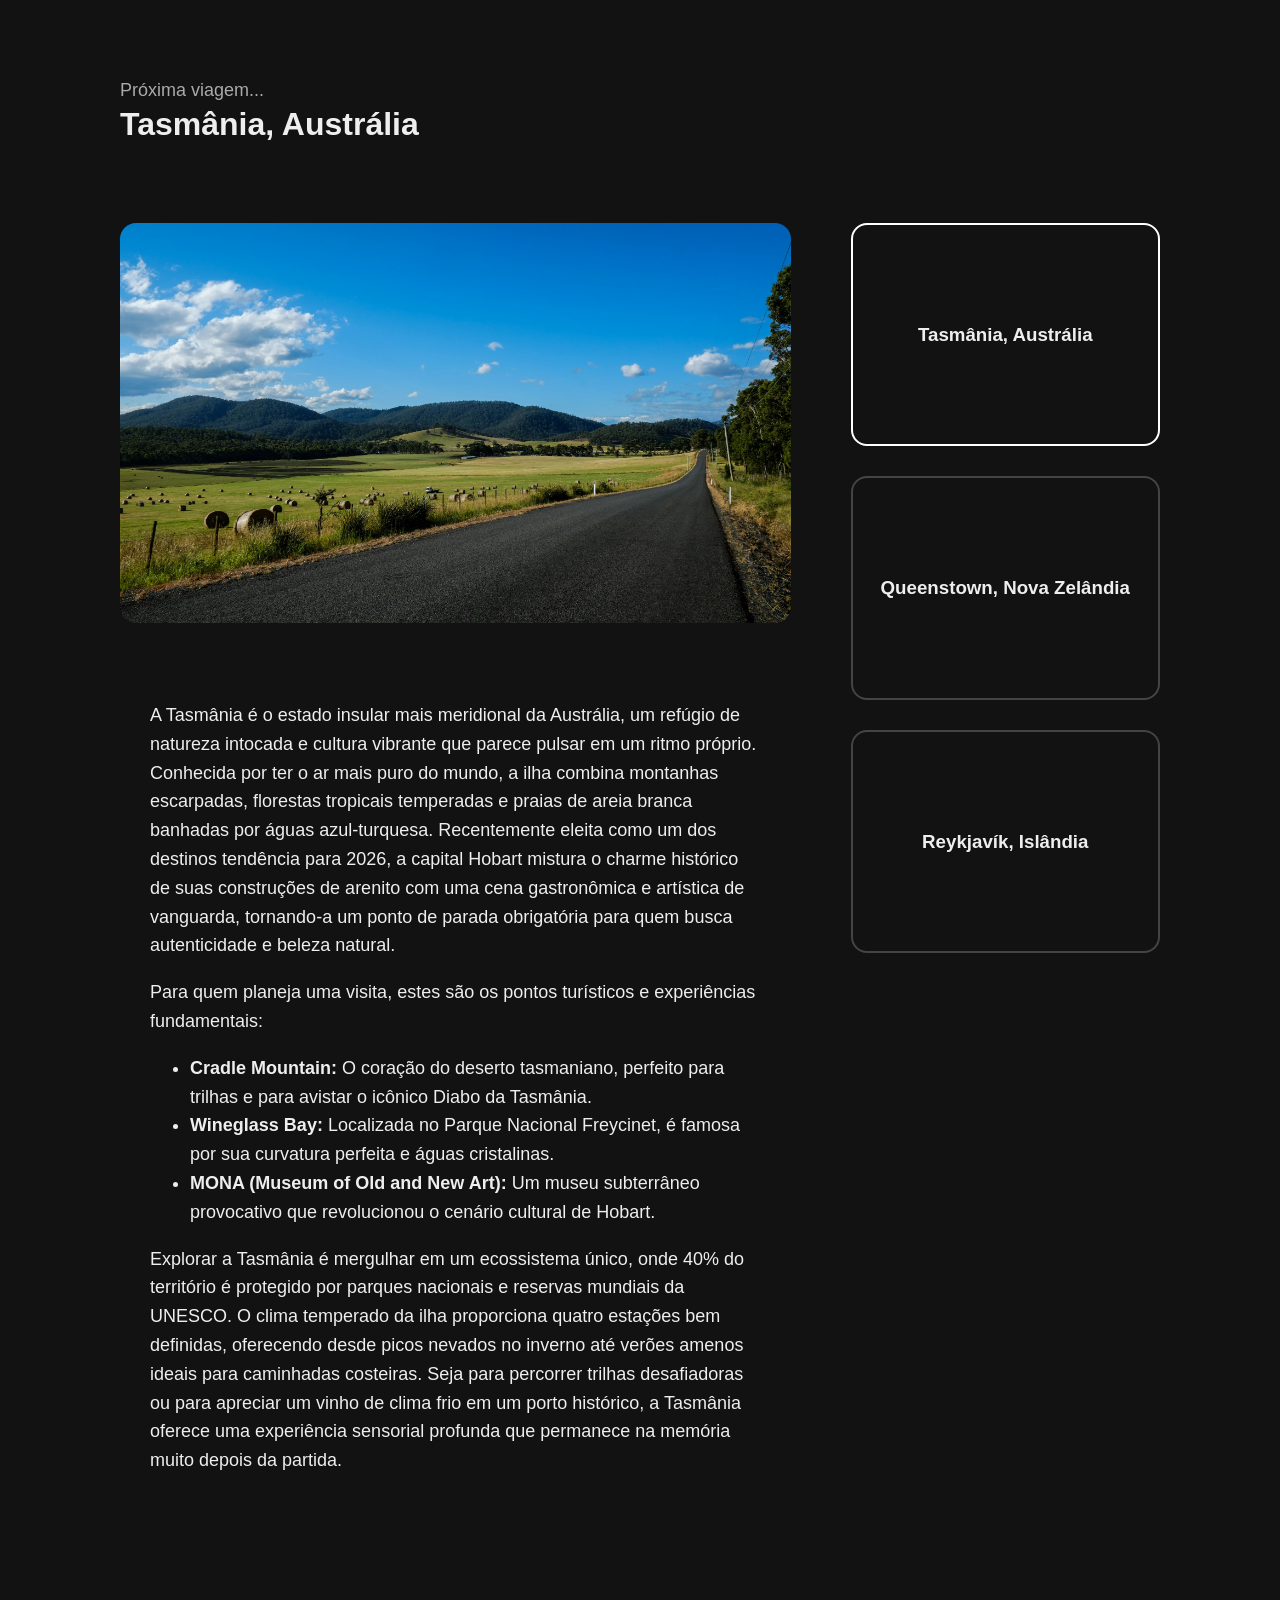
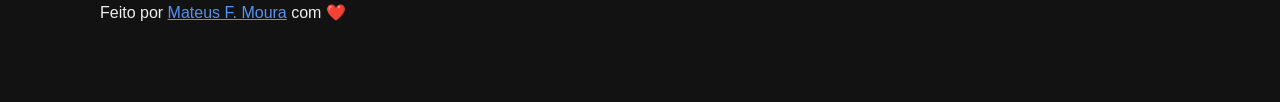
<file: index.html>
<!DOCTYPE html>
<html lang="en">

<head>
  <meta charset="UTF-8">
  <meta name="viewport" content="width=device-width, initial-scale=1.0">
  <link rel="stylesheet" href="src/assets/css/style.css">
  <title>Tasmânia - Próxima Viagem</title>
</head>

<body>
  <header class="cabecalho-pagina">
    <h2>Próxima viagem...</h2>
    <h1>Tasmânia, Austrália</h1>
  </header>

  <div class="container-layout">
    <main class="conteudo-principal">
      <img src="src/assets/images/tasmania-australia.jpg" alt="Estrada na Tasmânia, Austrália" class="imagem-destaque">

      <div class="texto-principal">
        <p>
          A Tasmânia é o estado insular mais meridional da Austrália, um refúgio de natureza intocada e cultura vibrante
          que
          parece pulsar em um ritmo próprio. Conhecida por ter o ar mais puro do mundo, a ilha combina montanhas
          escarpadas,
          florestas tropicais temperadas e praias de areia branca banhadas por águas azul-turquesa. Recentemente eleita
          como
          um
          dos destinos tendência para 2026, a capital Hobart mistura o charme histórico de suas construções de arenito
          com
          uma
          cena gastronômica e artística de vanguarda, tornando-a um ponto de parada obrigatória para quem busca
          autenticidade e
          beleza natural.
        </p>

        <p>Para quem planeja uma visita, estes são os pontos turísticos e experiências fundamentais:</p>

        <ul>
          <li><strong>Cradle Mountain:</strong> O coração do deserto tasmaniano, perfeito para trilhas e para avistar o
            icônico Diabo da
            Tasmânia.</li>
          <li><strong>Wineglass Bay:</strong> Localizada no Parque Nacional Freycinet, é famosa por sua curvatura
            perfeita e águas
            cristalinas.</li>
          <li><strong>MONA (Museum of Old and New Art):</strong> Um museu subterrâneo provocativo que revolucionou o
            cenário cultural de
            Hobart.</li>
        </ul>

        <p>
          Explorar a Tasmânia é mergulhar em um ecossistema único, onde 40% do território é protegido por parques
          nacionais
          e
          reservas mundiais da UNESCO. O clima temperado da ilha proporciona quatro estações bem definidas, oferecendo
          desde
          picos
          nevados no inverno até verões amenos ideais para caminhadas costeiras. Seja para percorrer trilhas
          desafiadoras
          ou
          para
          apreciar um vinho de clima frio em um porto histórico, a Tasmânia oferece uma experiência sensorial profunda
          que
          permanece na memória muito depois da partida.
        </p>
      </div>
    </main>

    <aside class="menu-lateral">
      <a href="src/pages/index.html" class="card active">
        <h3>Tasmânia, Austrália</h3>
      </a>
      <a href="src/pages/queenstown.html" class="card">
        <h3>Queenstown, Nova Zelândia</h3>
      </a>
      <a href="src/pages/reykkjavik.html" class="card">
        <h3>Reykjavík, Islândia</h3>
      </a>
    </aside>
  </div>

  <footer>
    <p>Feito por <a href="https://github.com/Mateus-F-Moura" target="_blank">Mateus F. Moura</a> com ❤️</p>
  </footer>
</body>

</html>
</file>
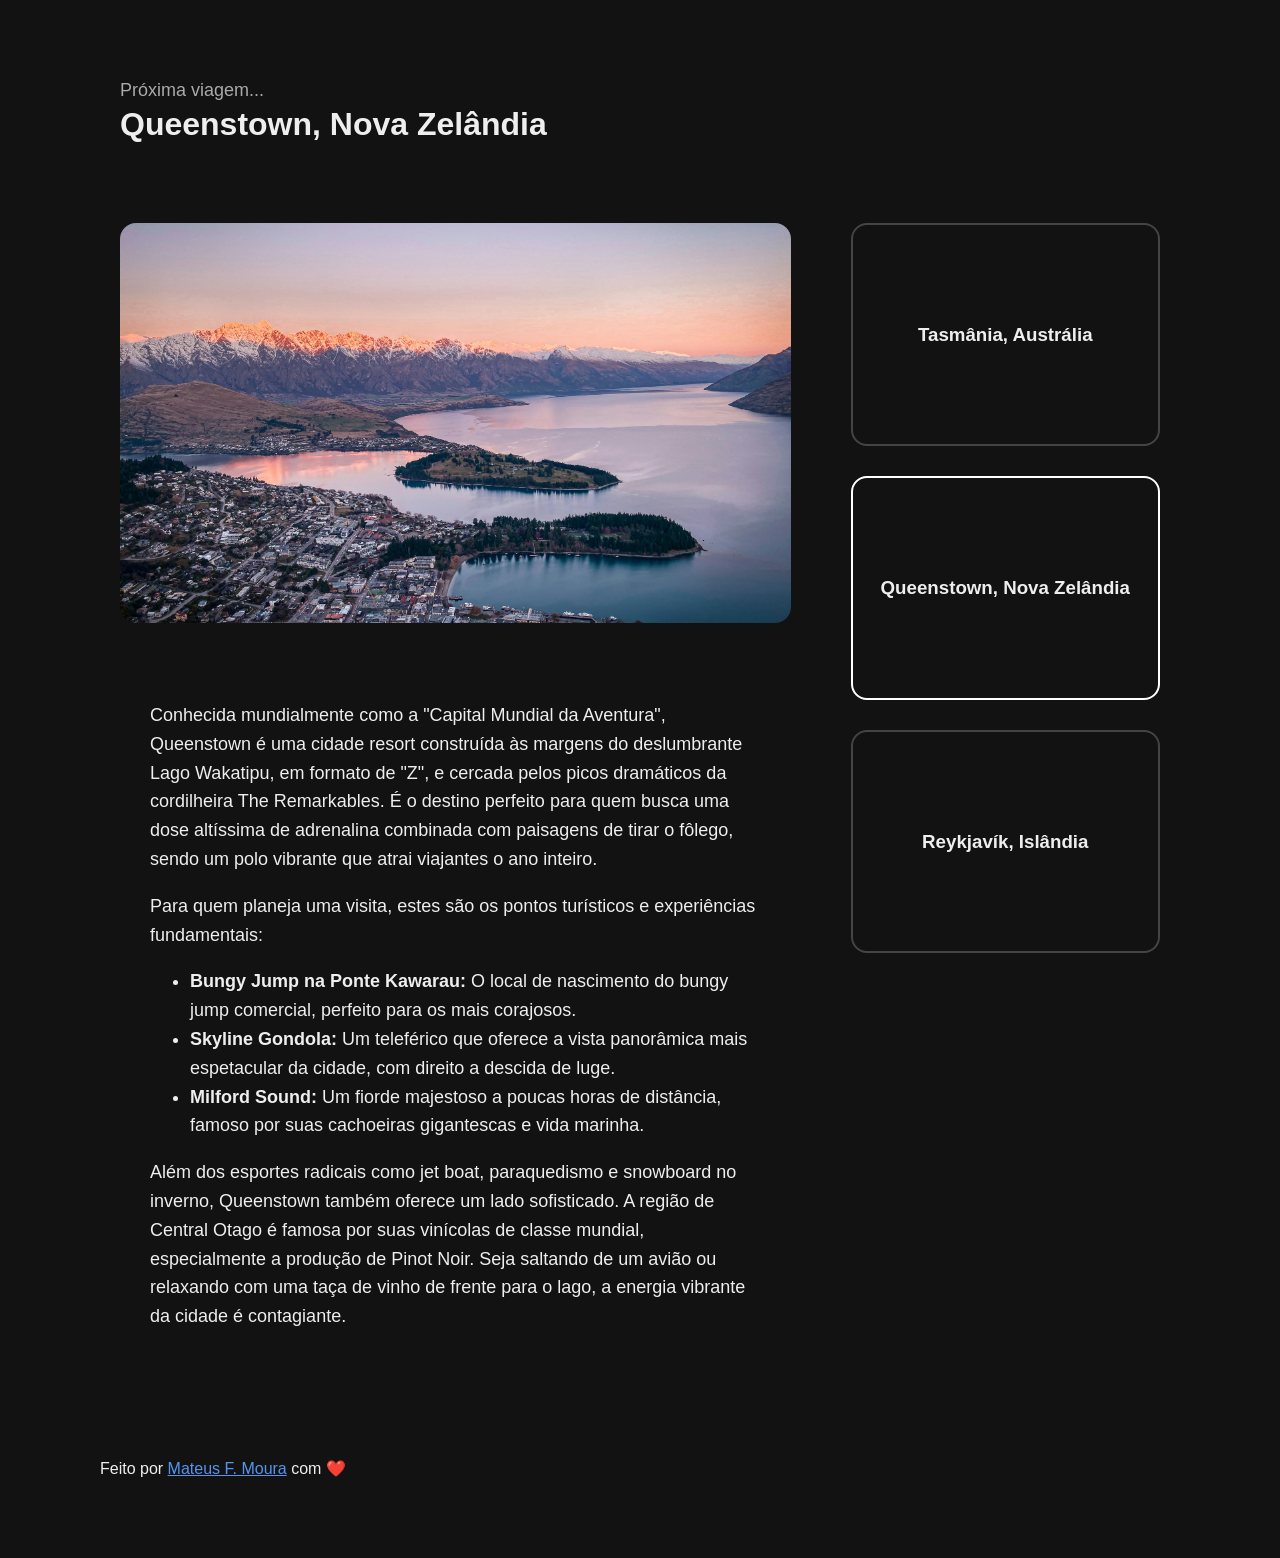
<file: src/pages/queenstown.html>
<!DOCTYPE html>
<html lang="en">

<head>
    <meta charset="UTF-8">
    <meta name="viewport" content="width=device-width, initial-scale=1.0">
    <link rel="stylesheet" href="../assets/css/style.css">
    <title>Queenstown - Próxima Viagem</title>
</head>

<body>
    <header class="cabecalho-pagina">
        <h2>Próxima viagem...</h2>
        <h1>Queenstown, Nova Zelândia</h1>
    </header>

    <div class="container-layout">
        <main class="conteudo-principal">
            <img src="../assets/images/queenstown-nova-zelandia.jpg" alt="Vista das montanhas e lago em Queenstown"
                class="imagem-destaque">

            <div class="texto-principal">
                <p>
                    Conhecida mundialmente como a "Capital Mundial da Aventura", Queenstown é uma cidade resort
                    construída às margens
                    do deslumbrante Lago Wakatipu, em formato de "Z", e cercada pelos picos dramáticos da cordilheira
                    The Remarkables.
                    É o destino perfeito para quem busca uma dose altíssima de adrenalina combinada com paisagens de
                    tirar o fôlego,
                    sendo um polo vibrante que atrai viajantes o ano inteiro.
                </p>

                <p>Para quem planeja uma visita, estes são os pontos turísticos e experiências fundamentais:</p>

                <ul>
                    <li><strong>Bungy Jump na Ponte Kawarau:</strong> O local de nascimento do bungy jump comercial,
                        perfeito para os mais corajosos.</li>
                    <li><strong>Skyline Gondola:</strong> Um teleférico que oferece a vista panorâmica mais espetacular
                        da cidade, com direito a descida de luge.</li>
                    <li><strong>Milford Sound:</strong> Um fiorde majestoso a poucas horas de distância, famoso por suas
                        cachoeiras gigantescas e vida marinha.</li>
                </ul>

                <p>
                    Além dos esportes radicais como jet boat, paraquedismo e snowboard no inverno, Queenstown também
                    oferece
                    um lado sofisticado. A região de Central Otago é famosa por suas vinícolas de classe mundial,
                    especialmente
                    a produção de Pinot Noir. Seja saltando de um avião ou relaxando com uma taça de vinho de frente
                    para o lago,
                    a energia vibrante da cidade é contagiante.
                </p>
            </div>
        </main>

        <aside class="menu-lateral">
            <a href="../../../index.html" class="card">
                <h3>Tasmânia, Austrália</h3>
            </a>
            <a href="./queenstown.html" class="card active">
                <h3>Queenstown, Nova Zelândia</h3>
            </a>
            <a href="./reykkjavik.html" class="card">
                <h3>Reykjavík, Islândia</h3>
            </a>
    </div>

    <footer>
        <p>Feito por <a href="https://github.com/Mateus-F-Moura" target="_blank">Mateus F. Moura</a> com ❤️</p>
    </footer>
</body>

</html>
</file>
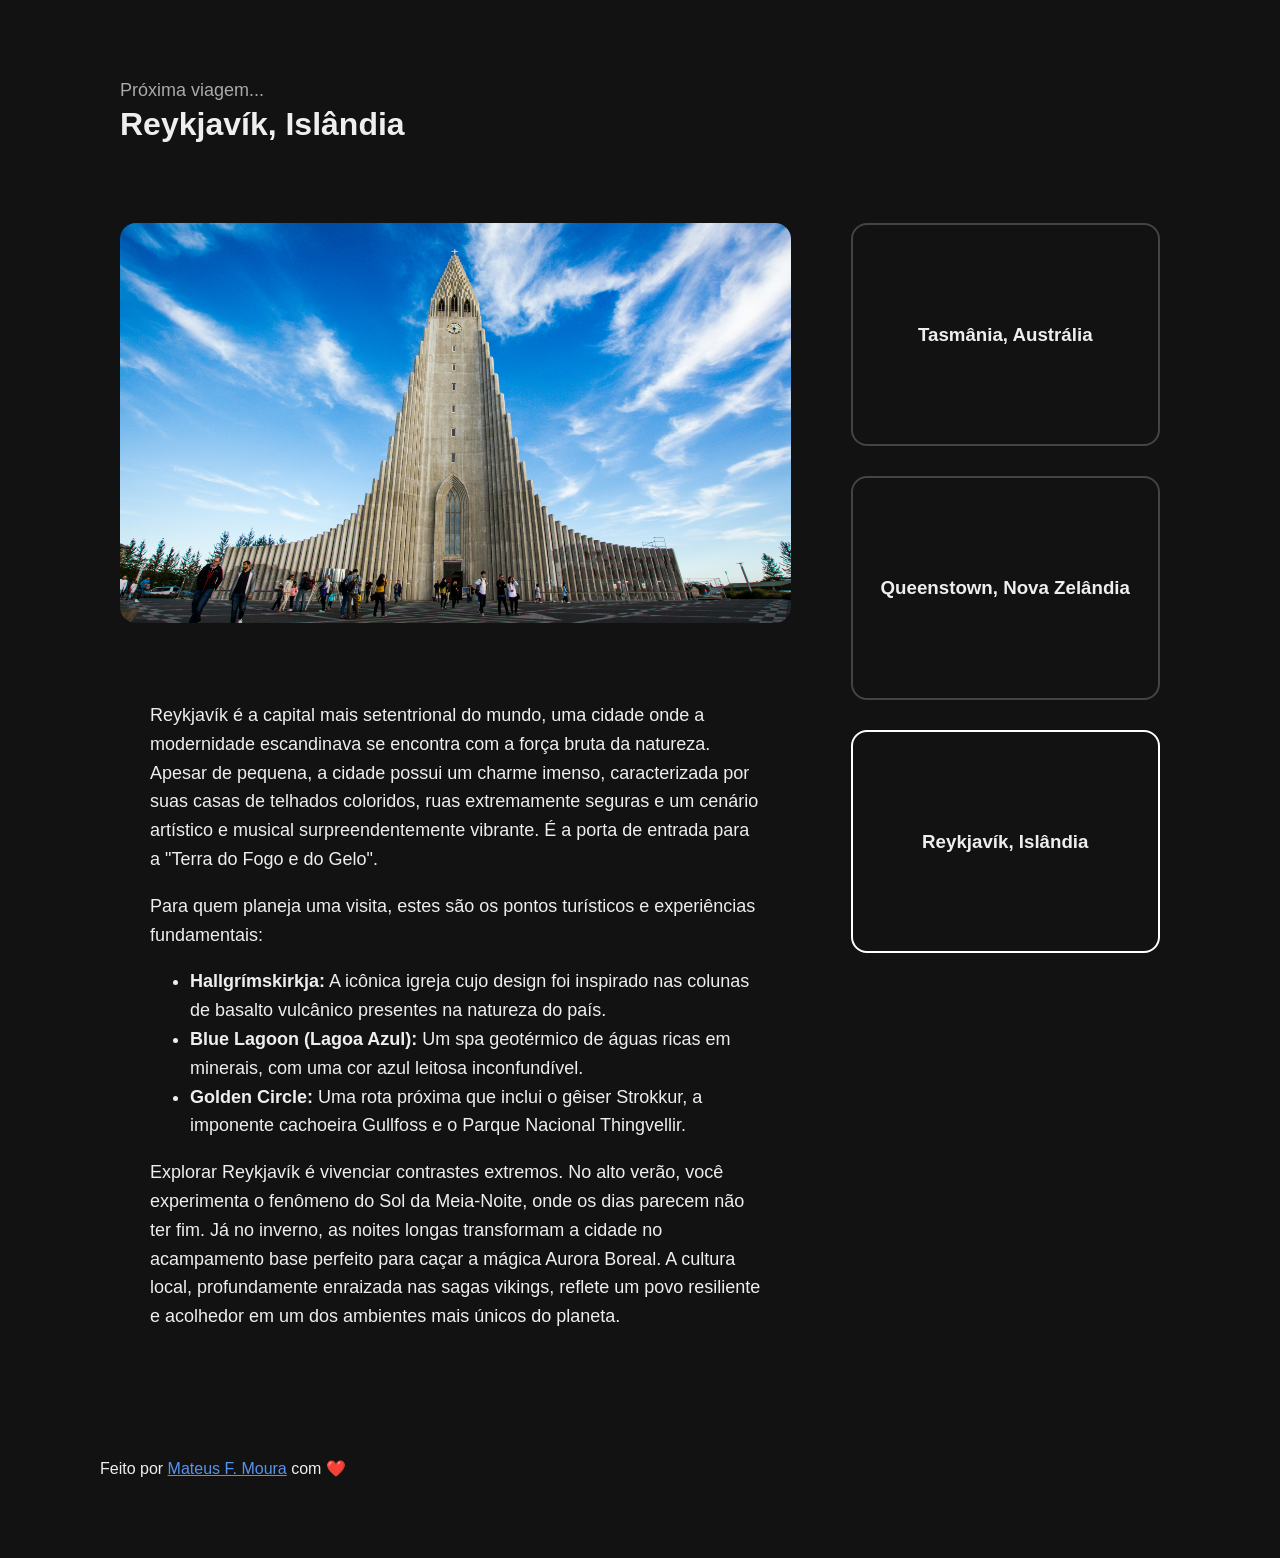
<file: src/pages/reykkjavik.html>
<!DOCTYPE html>
<html lang="en">

<head>
    <meta charset="UTF-8">
    <meta name="viewport" content="width=device-width, initial-scale=1.0">
    <link rel="stylesheet" href="../assets/css/style.css">
    <title>Reykjavík - Próxima Viagem</title>
</head>

<body>
    <header class="cabecalho-pagina">
        <h2>Próxima viagem...</h2>
        <h1>Reykjavík, Islândia</h1>
    </header>

    <div class="container-layout">
        <main class="conteudo-principal">
            <img src="../assets/images/reykjavik-islandia.jpg" alt="Casas coloridas e a igreja de Reykjavík"
                class="imagem-destaque">

            <div class="texto-principal">
                <p>
                    Reykjavík é a capital mais setentrional do mundo, uma cidade onde a modernidade escandinava se
                    encontra com
                    a força bruta da natureza. Apesar de pequena, a cidade possui um charme imenso, caracterizada por
                    suas casas
                    de telhados coloridos, ruas extremamente seguras e um cenário artístico e musical surpreendentemente
                    vibrante.
                    É a porta de entrada para a "Terra do Fogo e do Gelo".
                </p>

                <p>Para quem planeja uma visita, estes são os pontos turísticos e experiências fundamentais:</p>

                <ul>
                    <li><strong>Hallgrímskirkja:</strong> A icônica igreja cujo design foi inspirado nas colunas de
                        basalto vulcânico presentes na natureza do país.</li>
                    <li><strong>Blue Lagoon (Lagoa Azul):</strong> Um spa geotérmico de águas ricas em minerais, com uma
                        cor azul leitosa inconfundível.</li>
                    <li><strong>Golden Circle:</strong> Uma rota próxima que inclui o gêiser Strokkur, a imponente
                        cachoeira Gullfoss e o Parque Nacional Thingvellir.</li>
                </ul>

                <p>
                    Explorar Reykjavík é vivenciar contrastes extremos. No alto verão, você experimenta o fenômeno do
                    Sol da Meia-Noite,
                    onde os dias parecem não ter fim. Já no inverno, as noites longas transformam a cidade no
                    acampamento base perfeito
                    para caçar a mágica Aurora Boreal. A cultura local, profundamente enraizada nas sagas vikings,
                    reflete um povo
                    resiliente e acolhedor em um dos ambientes mais únicos do planeta.
                </p>
            </div>
        </main>

        <aside class="menu-lateral">
            <a href="../../../index.html" class="card">
                <h3>Tasmânia, Austrália</h3>
            </a>
            <a href="./queenstown.html" class="card">
                <h3>Queenstown, Nova Zelândia</h3>
            </a>
            <a href="./reykkjavik.html" class="card active">
                <h3>Reykjavík, Islândia</h3>
            </a>
    </div>

    <footer>
        <p>Feito por <a href="https://github.com/Mateus-F-Moura" target="_blank">Mateus F. Moura</a> com ❤️</p>
    </footer>
</body>

</html>
</file>
<file: src/assets/css/style.css>
body {
  font-family: Arial, sans-serif;
  margin: 80px 100px;
  background-color: #121212;
  color: #eeeeee;
}

.cabecalho-pagina {
  max-width: 1400px;
  margin: 0 auto 20px auto;
  padding: 0 20px;
}

.cabecalho-pagina h2 {
  font-size: 18px;
  color: #aaa;
  margin-bottom: 5px;
  font-weight: normal;
}

.cabecalho-pagina h1 {
  font-size: 32px;
  margin-top: 0;
}

.container-layout {
  display: flex;
  align-items: flex-start;
  justify-content: space-between;
  gap: 60px;
  max-width: 1400px;
  margin: 80px auto;
  padding: 0 20px;
}

.conteudo-principal {
  display: flex;
  flex-direction: column;
  gap: 30px;
  width: 65%;
}

.imagem-destaque {
  width: 100%;

  max-height: 400px;

  object-fit: cover;

  border-radius: 16px;
}

.texto-principal {
  width: 100%;
  font-size: 18px;
  line-height: 1.6;
  padding: 30px;
  border-radius: 16px;
  box-sizing: border-box;
}

.menu-lateral {
  display: flex;
  flex-direction: column;
  gap: 30px;
  width: 30%;
}

.card {
  border: 2px solid #444;
  border-radius: 16px;
  padding: 80px 20px;
  text-align: center;
  cursor: pointer;
  transition: all 0.3s ease;
  text-decoration: none;
  color: inherit;
  display: block;
}

.card:hover {
  border-color: #aaa;
  background-color: #222;
}

.card.active {
  border-color: #ffffff;
}

a {
  color: #5693ee;
}
</file>
